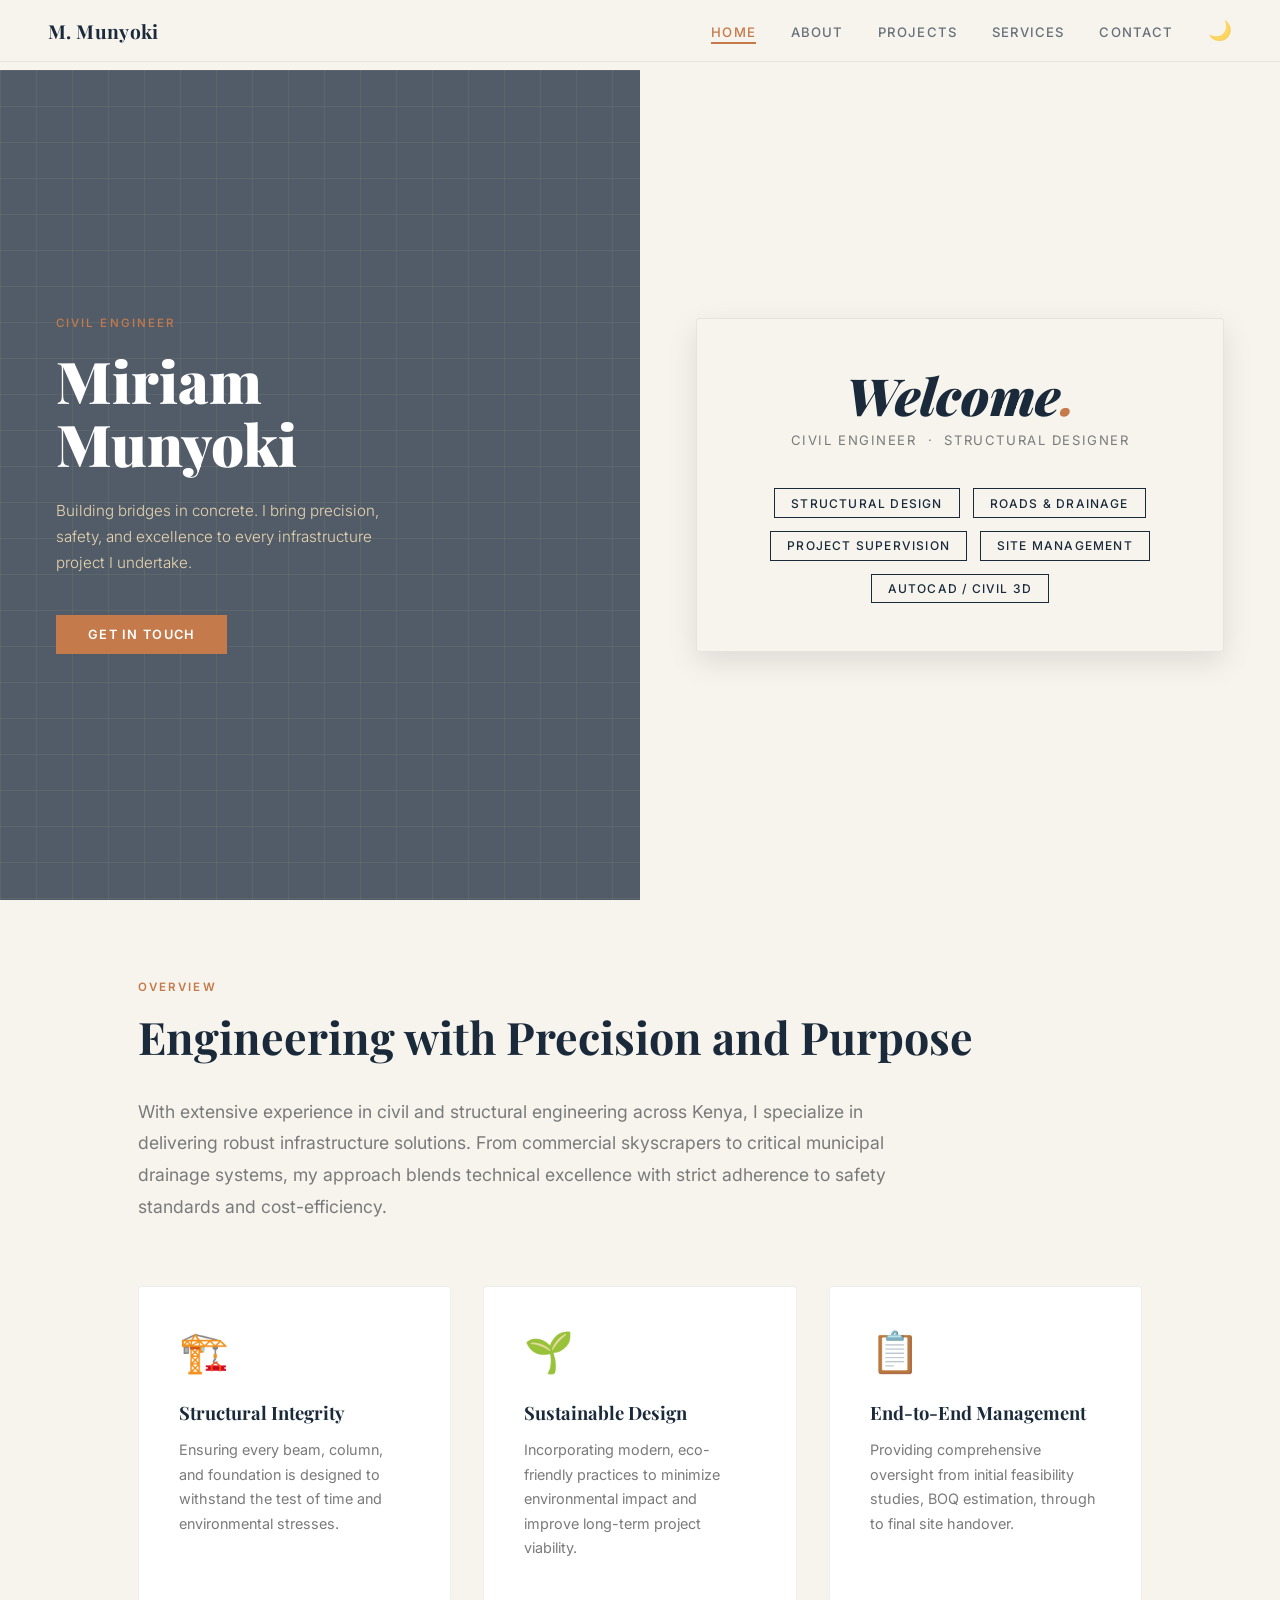
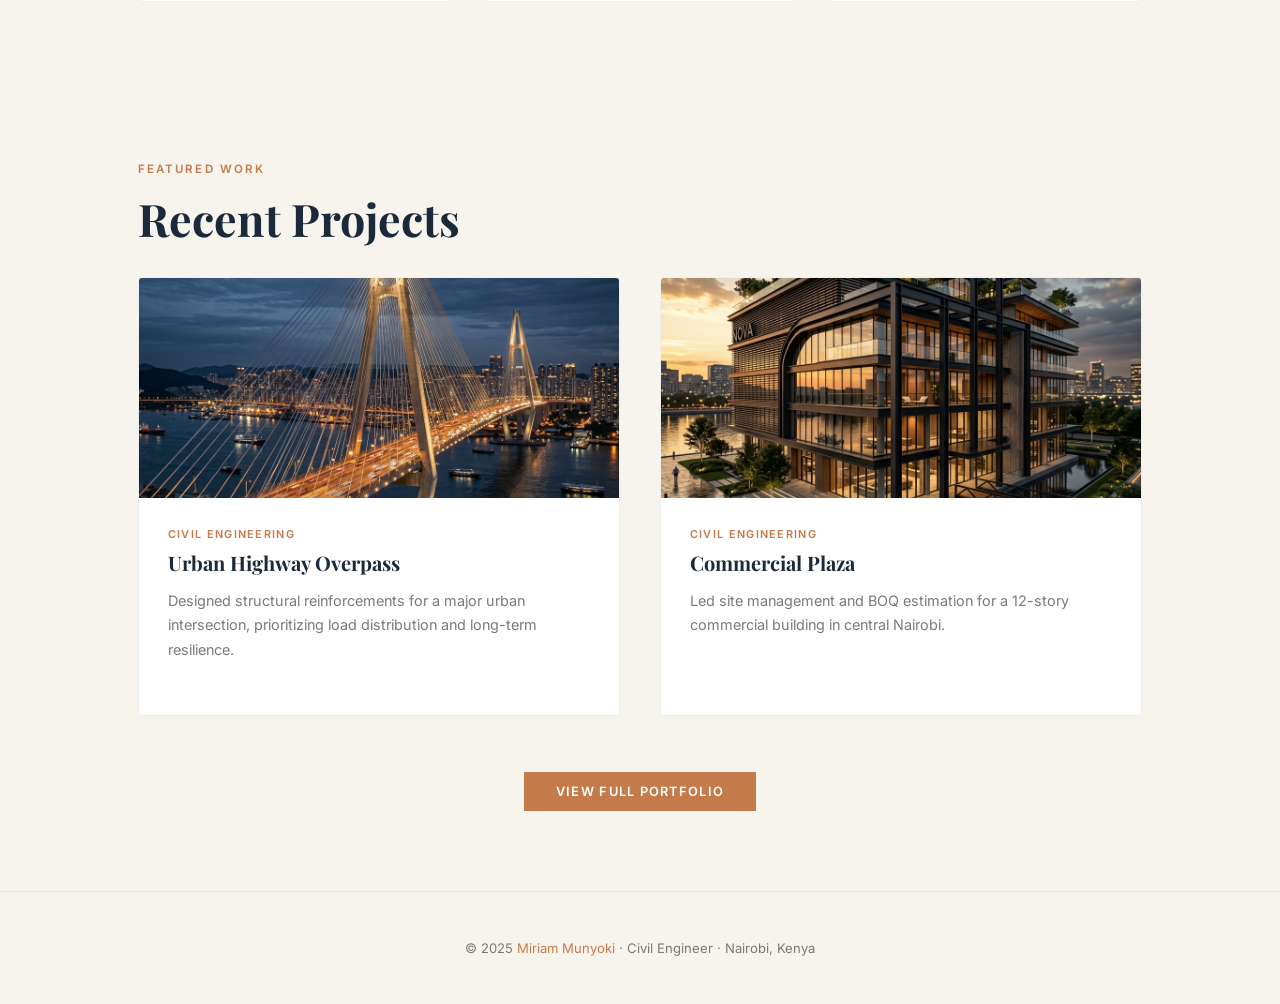
<file: index.html>
<!DOCTYPE html>
<html lang="en">
<head>
<meta charset="UTF-8"/>
<meta name="viewport" content="width=device-width, initial-scale=1.0"/>
<title>Miriam Munyoki — Portfolio | Home</title>
<link href="https://fonts.googleapis.com/css2?family=Playfair+Display:ital,wght@0,400;0,700;0,900;1,400&family=Inter:wght@300;400;500;600&display=swap" rel="stylesheet"/>
<link rel="stylesheet" href="style.css">
</head>
<body>
<nav>
  <a href="index.html" class="nav-logo">M. Munyoki</a>
  <ul class="nav-links">
    <li><a href="index.html">Home</a></li>
    <li><a href="about.html">About</a></li>
    <li><a href="projects.html">Projects</a></li>
    <li><a href="services.html">Services</a></li>
    <li><a href="contact.html">Contact</a></li>
    <li><button id="theme-toggle" class="theme-toggle" title="Toggle dark mode">🌙</button></li>
  </ul>
</nav>

<div class="page-content">
  <div class="hero">
    <div class="hero-bg-slideshow">
      <div class="slide slide-1"></div>
      <div class="slide slide-2"></div>
      <div class="slide slide-3"></div>
    </div>
    <div class="hero-left">
      <div class="hero-left-content">
        <p class="hero-eyebrow">Civil Engineer</p>
        <h1 class="hero-name">Miriam<br/>Munyoki</h1>
        <p class="hero-title">Building bridges in concrete. I bring precision, safety, and excellence to every infrastructure project I undertake.</p>
        <a href="contact.html" class="hero-cta">Get In Touch</a>
      </div>
    </div>
    <div class="hero-right">
      <div class="hero-right-content">
        <p class="swahili-greeting">Welcome<span>.</span></p>
        <p class="swahili-sub">Civil Engineer &nbsp;·&nbsp; Structural Designer</p>
        <div class="lang-badges">
          <span class="badge">Structural Design</span>
          <span class="badge">Roads & Drainage</span>
          <span class="badge">Project Supervision</span>
          <span class="badge">Site Management</span>
          <span class="badge">AutoCAD / Civil 3D</span>
        </div>
      </div>
    </div>
  </div>
  <div class="section">
    <p class="section-label">Overview</p>
    <h2 class="section-title">Engineering with Precision and Purpose</h2>
    <div style="max-width: 800px; margin-bottom: 4rem;">
      <p style="font-size: 1.1rem; line-height: 1.8; color: var(--muted);">With extensive experience in civil and structural engineering across Kenya, I specialize in delivering robust infrastructure solutions. From commercial skyscrapers to critical municipal drainage systems, my approach blends technical excellence with strict adherence to safety standards and cost-efficiency.</p>
    </div>

    <div class="services-grid">
      <div class="service-card">
        <div class="service-icon">🏗️</div>
        <h3 class="service-name">Structural Integrity</h3>
        <p class="service-desc">Ensuring every beam, column, and foundation is designed to withstand the test of time and environmental stresses.</p>
      </div>
      <div class="service-card">
        <div class="service-icon">🌱</div>
        <h3 class="service-name">Sustainable Design</h3>
        <p class="service-desc">Incorporating modern, eco-friendly practices to minimize environmental impact and improve long-term project viability.</p>
      </div>
      <div class="service-card">
        <div class="service-icon">📋</div>
        <h3 class="service-name">End-to-End Management</h3>
        <p class="service-desc">Providing comprehensive oversight from initial feasibility studies, BOQ estimation, through to final site handover.</p>
      </div>
    </div>
  </div>

  <div class="section">
    <p class="section-label">Featured Work</p>
    <h2 class="section-title">Recent Projects</h2>
    <div class="projects-grid">
      <div class="project-card">
        <div class="project-img civil" style="background-image: url('images/hero_bridge.png')"></div>
        <div class="project-body">
          <p class="project-tag">Civil Engineering</p>
          <h3 class="project-name">Urban Highway Overpass</h3>
          <p class="project-desc">Designed structural reinforcements for a major urban intersection, prioritizing load distribution and long-term resilience.</p>
        </div>
      </div>
      <div class="project-card">
        <div class="project-img civil"></div>
        <div class="project-body">
          <p class="project-tag">Civil Engineering</p>
          <h3 class="project-name">Commercial Plaza</h3>
          <p class="project-desc">Led site management and BOQ estimation for a 12-story commercial building in central Nairobi.</p>
        </div>
      </div>
    </div>
    <div style="text-align: center; margin-top: 3.5rem;">
      <a href="projects.html" class="hero-cta" style="margin-top: 0;">View Full Portfolio</a>
    </div>
  </div>
</div>

<footer>
  <p>© 2025 <span>Miriam Munyoki</span> · Civil Engineer · Nairobi, Kenya</p>
</footer>
<script src="script.js"></script>
</body>
</html>
</file>
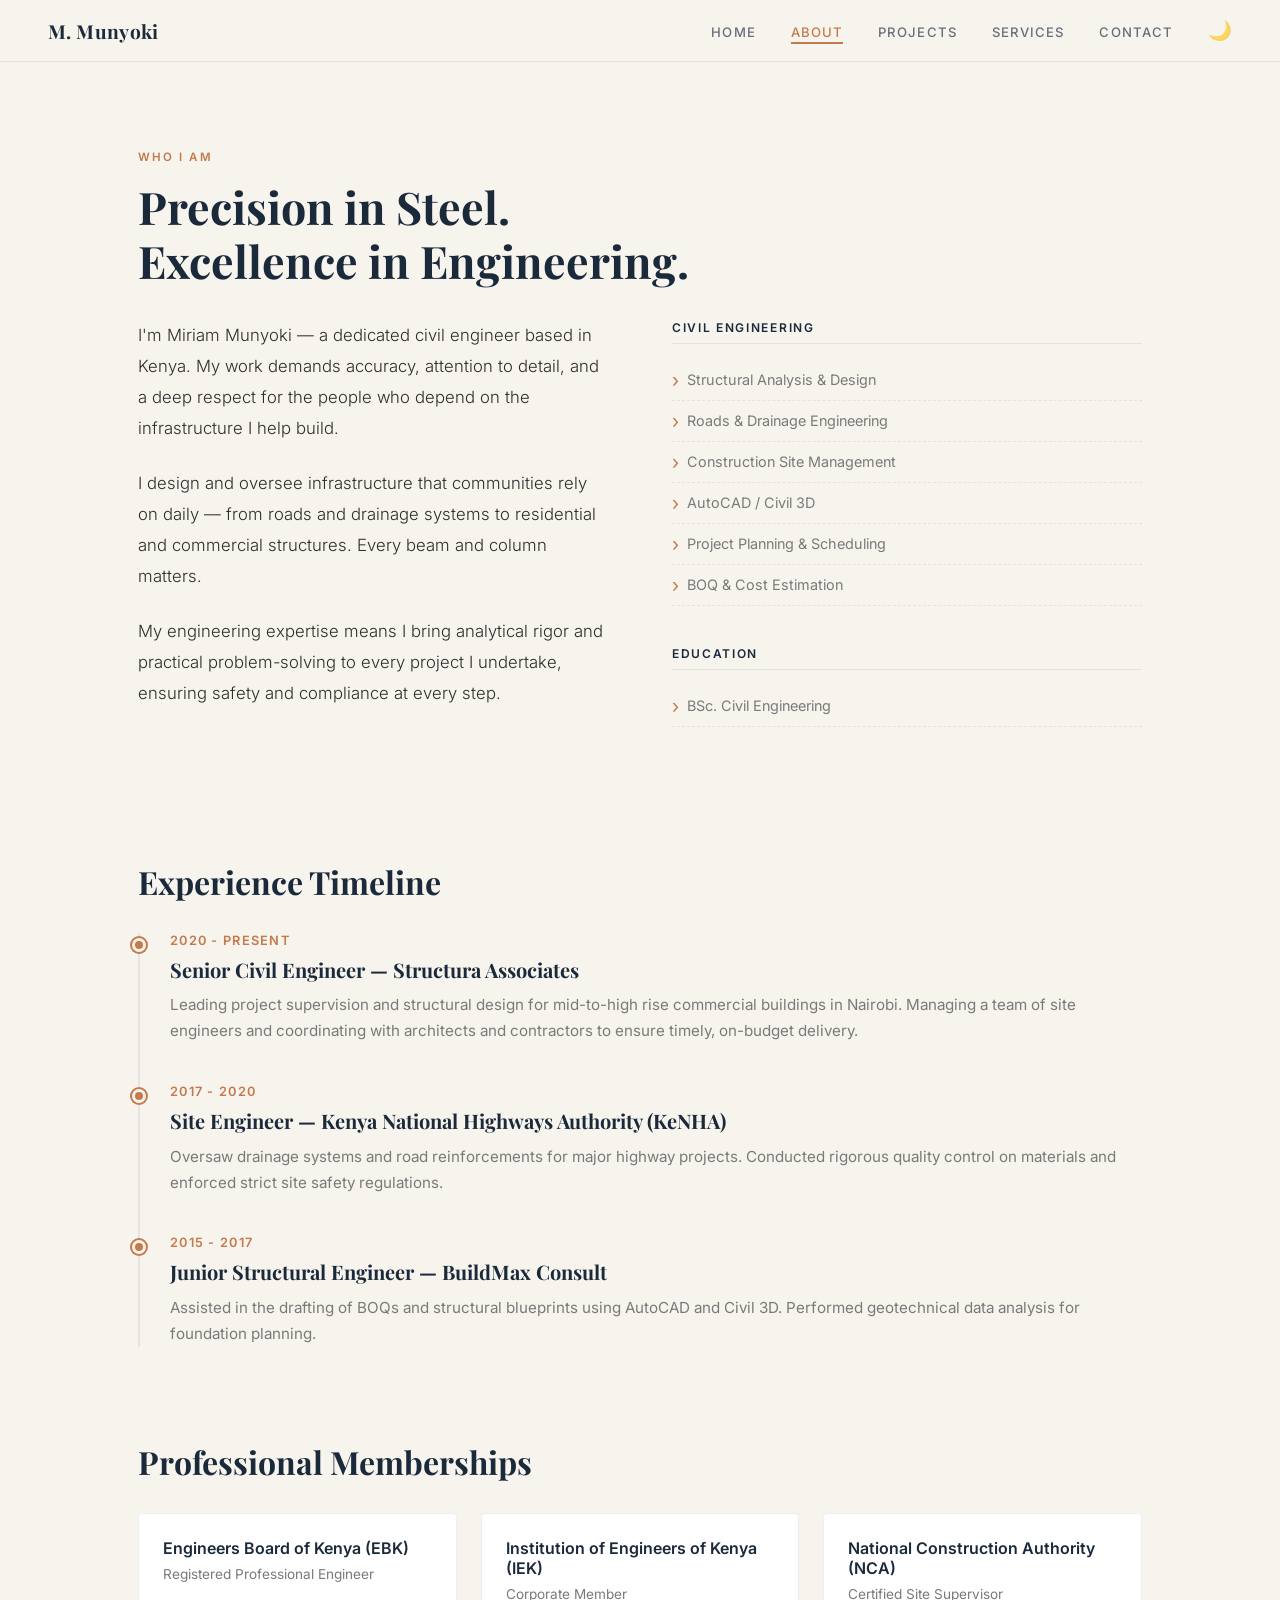
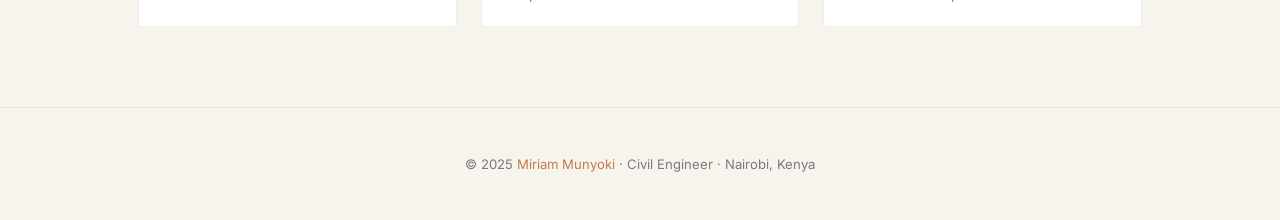
<file: about.html>
<!DOCTYPE html>
<html lang="en">
<head>
<meta charset="UTF-8"/>
<meta name="viewport" content="width=device-width, initial-scale=1.0"/>
<title>Miriam Munyoki — Portfolio | About</title>
<link href="https://fonts.googleapis.com/css2?family=Playfair+Display:ital,wght@0,400;0,700;0,900;1,400&family=Inter:wght@300;400;500;600&display=swap" rel="stylesheet"/>
<link rel="stylesheet" href="style.css">
</head>
<body>
<nav>
  <a href="index.html" class="nav-logo">M. Munyoki</a>
  <ul class="nav-links">
    <li><a href="index.html">Home</a></li>
    <li><a href="about.html">About</a></li>
    <li><a href="projects.html">Projects</a></li>
    <li><a href="services.html">Services</a></li>
    <li><a href="contact.html">Contact</a></li>
    <li><button id="theme-toggle" class="theme-toggle" title="Toggle dark mode">🌙</button></li>
  </ul>
</nav>

<div class="page-content">
  <div class="section">
    <p class="section-label">Who I Am</p>
    <h2 class="section-title">Precision in Steel.<br/>Excellence in Engineering.</h2>
    <div class="about-grid">
      <div class="about-text">
        <p>I'm Miriam Munyoki — a dedicated civil engineer based in Kenya. My work demands accuracy, attention to detail, and a deep respect for the people who depend on the infrastructure I help build.</p>
        <p>I design and oversee infrastructure that communities rely on daily — from roads and drainage systems to residential and commercial structures. Every beam and column matters.</p>
        <p>My engineering expertise means I bring analytical rigor and practical problem-solving to every project I undertake, ensuring safety and compliance at every step.</p>
      </div>
      <div class="about-sidebar">
        <div class="skill-group">
          <p class="skill-group-title">Civil Engineering</p>
          <ul class="skill-list">
            <li>Structural Analysis & Design</li>
            <li>Roads & Drainage Engineering</li>
            <li>Construction Site Management</li>
            <li>AutoCAD / Civil 3D</li>
            <li>Project Planning & Scheduling</li>
            <li>BOQ & Cost Estimation</li>
          </ul>
        </div>
        <div class="skill-group">
          <p class="skill-group-title">Education</p>
          <ul class="skill-list">
            <li>BSc. Civil Engineering</li>
          </ul>
        </div>
      </div>
    </div>

    <div style="margin-top: 6rem;">
      <h3 class="section-title" style="font-size: 2rem;">Experience Timeline</h3>
      <div class="timeline">
        <div class="timeline-item">
          <div class="timeline-dot"></div>
          <p class="timeline-date">2020 - Present</p>
          <h4 class="timeline-title">Senior Civil Engineer — Structura Associates</h4>
          <p class="timeline-desc">Leading project supervision and structural design for mid-to-high rise commercial buildings in Nairobi. Managing a team of site engineers and coordinating with architects and contractors to ensure timely, on-budget delivery.</p>
        </div>
        <div class="timeline-item">
          <div class="timeline-dot"></div>
          <p class="timeline-date">2017 - 2020</p>
          <h4 class="timeline-title">Site Engineer — Kenya National Highways Authority (KeNHA)</h4>
          <p class="timeline-desc">Oversaw drainage systems and road reinforcements for major highway projects. Conducted rigorous quality control on materials and enforced strict site safety regulations.</p>
        </div>
        <div class="timeline-item">
          <div class="timeline-dot"></div>
          <p class="timeline-date">2015 - 2017</p>
          <h4 class="timeline-title">Junior Structural Engineer — BuildMax Consult</h4>
          <p class="timeline-desc">Assisted in the drafting of BOQs and structural blueprints using AutoCAD and Civil 3D. Performed geotechnical data analysis for foundation planning.</p>
        </div>
      </div>
    </div>

    <div style="margin-top: 6rem;">
      <h3 class="section-title" style="font-size: 2rem;">Professional Memberships</h3>
      <div class="cert-grid">
        <div class="cert-card">
          <h4 class="cert-name">Engineers Board of Kenya (EBK)</h4>
          <p class="cert-desc">Registered Professional Engineer</p>
        </div>
        <div class="cert-card">
          <h4 class="cert-name">Institution of Engineers of Kenya (IEK)</h4>
          <p class="cert-desc">Corporate Member</p>
        </div>
        <div class="cert-card">
          <h4 class="cert-name">National Construction Authority (NCA)</h4>
          <p class="cert-desc">Certified Site Supervisor</p>
        </div>
      </div>
    </div>
  </div>
</div>

<footer>
  <p>© 2025 <span>Miriam Munyoki</span> · Civil Engineer · Nairobi, Kenya</p>
</footer>
<script src="script.js"></script>
</body>
</html>
</file>
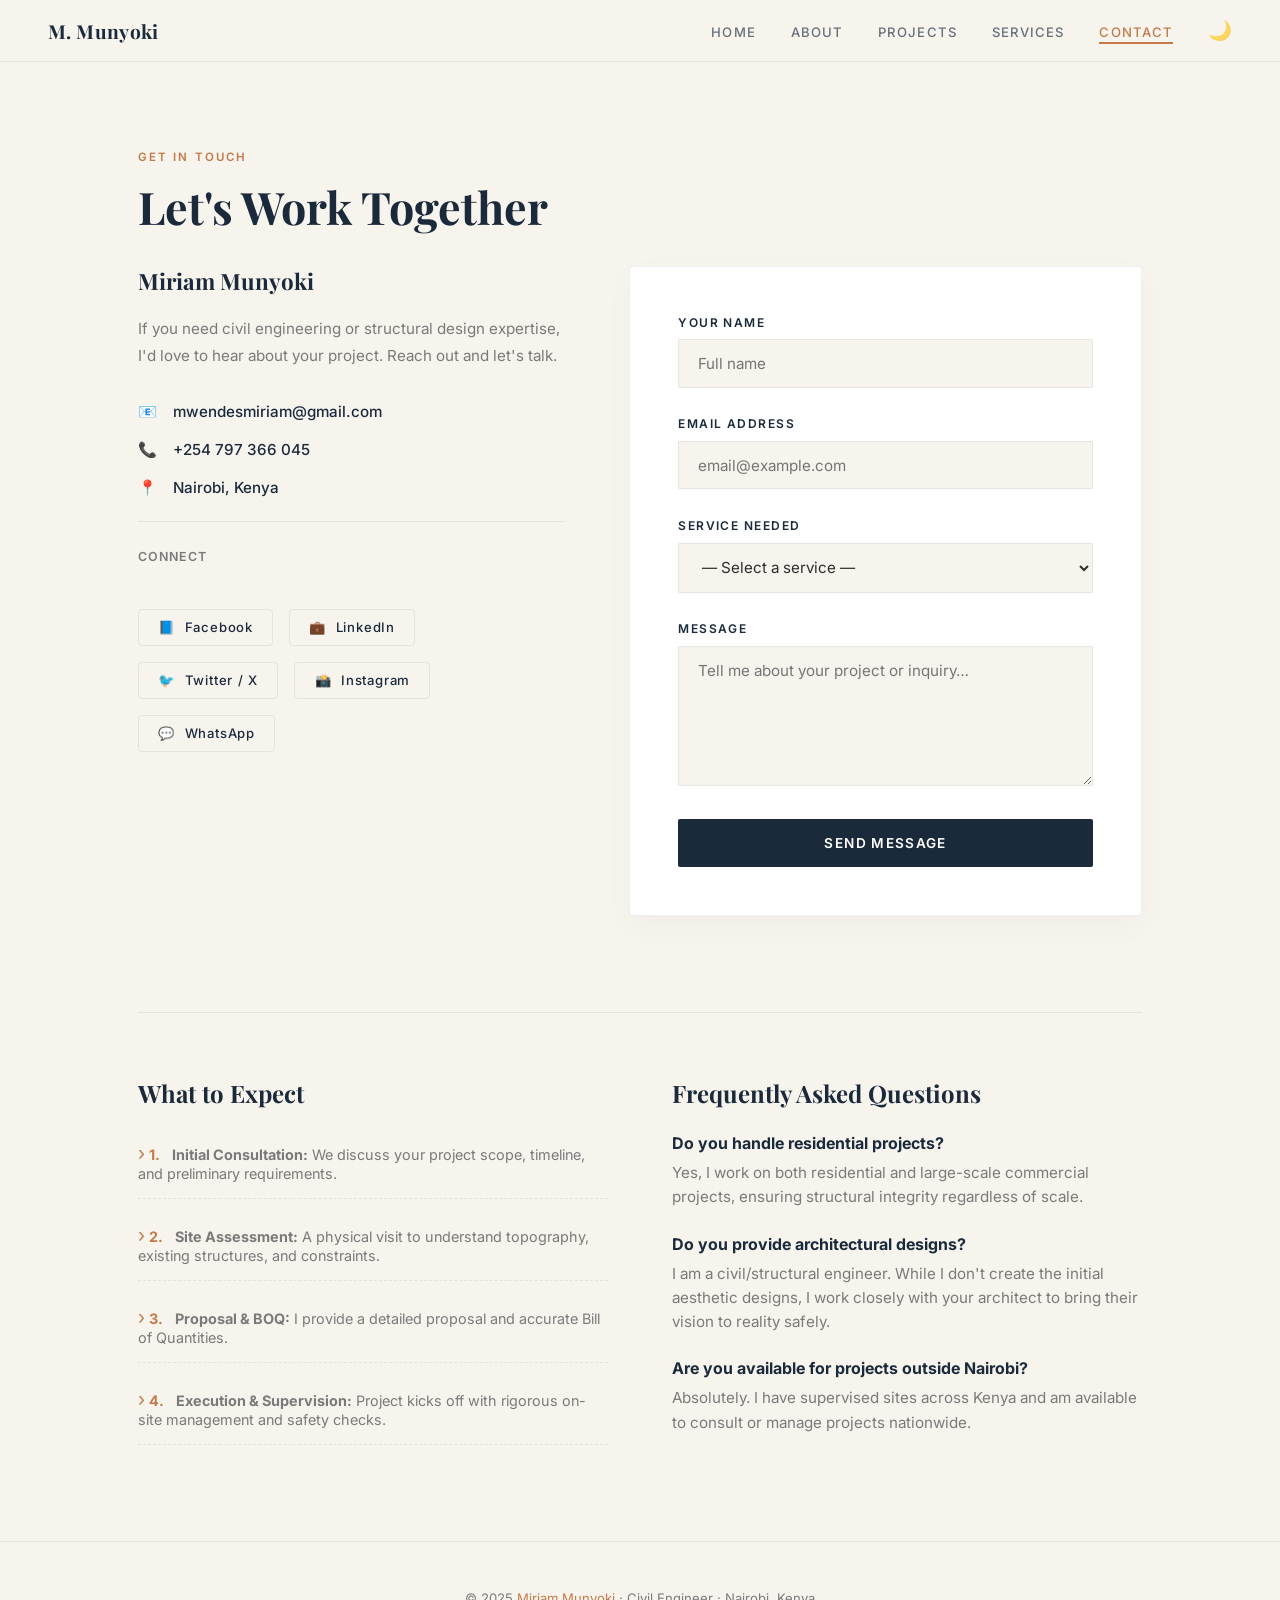
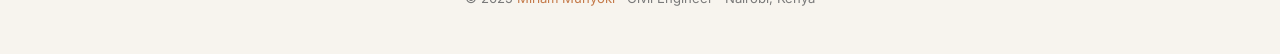
<file: contact.html>
<!DOCTYPE html>
<html lang="en">
<head>
<meta charset="UTF-8"/>
<meta name="viewport" content="width=device-width, initial-scale=1.0"/>
<title>Miriam Munyoki — Portfolio | Contact</title>
<link href="https://fonts.googleapis.com/css2?family=Playfair+Display:ital,wght@0,400;0,700;0,900;1,400&family=Inter:wght@300;400;500;600&display=swap" rel="stylesheet"/>
<link rel="stylesheet" href="style.css">
</head>
<body>
<nav>
  <a href="index.html" class="nav-logo">M. Munyoki</a>
  <ul class="nav-links">
    <li><a href="index.html">Home</a></li>
    <li><a href="about.html">About</a></li>
    <li><a href="projects.html">Projects</a></li>
    <li><a href="services.html">Services</a></li>
    <li><a href="contact.html">Contact</a></li>
    <li><button id="theme-toggle" class="theme-toggle" title="Toggle dark mode">🌙</button></li>
  </ul>
</nav>

<div class="page-content">
  <div class="section">
    <p class="section-label">Get In Touch</p>
    <h2 class="section-title">Let's Work Together</h2>
    <div class="contact-wrap">
      <div class="contact-info">
        <h3>Miriam Munyoki</h3>
        <p>If you need civil engineering or structural design expertise, I'd love to hear about your project. Reach out and let's talk.</p>

        <div class="contact-item">
          <span class="contact-item-icon">📧</span>
          <a href="mailto:mwendesmiriam@gmail.com">mwendesmiriam@gmail.com</a>
        </div>
        <div class="contact-item">
          <span class="contact-item-icon">📞</span>
          <span>+254 797 366 045</span>
        </div>
        <div class="contact-item">
          <span class="contact-item-icon">📍</span>
          <span>Nairobi, Kenya</span>
        </div>

        <div class="divider"></div>

        <p style="font-size:0.78rem;color:var(--muted);margin-bottom:0.8rem;letter-spacing:0.08em;text-transform:uppercase;font-weight:600;">Connect</p>
        <div class="social-links">
          <a href="#YOUR_FACEBOOK_URL" class="social-link" target="_blank">
            <span>📘</span> Facebook
          </a>
          <a href="#YOUR_LINKEDIN_URL" class="social-link" target="_blank">
            <span>💼</span> LinkedIn
          </a>
          <a href="#YOUR_TWITTER_URL" class="social-link" target="_blank">
            <span>🐦</span> Twitter / X
          </a>
          <a href="#YOUR_INSTAGRAM_URL" class="social-link" target="_blank">
            <span>📸</span> Instagram
          </a>
          <a href="#YOUR_WHATSAPP_URL" class="social-link" target="_blank">
            <span>💬</span> WhatsApp
          </a>
        </div>
      </div>

      <div class="contact-form">
        <div class="form-group">
          <label>Your Name</label>
          <input type="text" placeholder="Full name"/>
        </div>
        <div class="form-group">
          <label>Email Address</label>
          <input type="email" placeholder="email@example.com"/>
        </div>
        <div class="form-group">
          <label>Service Needed</label>
          <select>
            <option value="">— Select a service —</option>
            <option>Civil Engineering / Structural Design</option>
            <option>Roads & Drainage</option>
            <option>Project Supervision</option>
            <option>Other</option>
          </select>
        </div>
        <div class="form-group">
          <label>Message</label>
          <textarea placeholder="Tell me about your project or inquiry…"></textarea>
        </div>
        <button class="submit-btn">Send Message</button>
      </div>
    </div>

    <div style="margin-top: 6rem; border-top: 1px solid var(--border); padding-top: 4rem;">
      <div style="display: grid; grid-template-columns: repeat(auto-fit, minmax(300px, 1fr)); gap: 4rem;">
        <div>
          <h3 style="font-family: 'Playfair Display', serif; font-size: 1.5rem; color: var(--slate); margin-bottom: 1.5rem;">What to Expect</h3>
          <ul class="skill-list" style="margin-left: 0; padding-left: 0;">
            <li style="display: block; margin-bottom: 1rem; padding-bottom: 1rem;">
              <span style="color: var(--terra); font-weight: bold; margin-right: 0.5rem;">1.</span> 
              <strong>Initial Consultation:</strong> We discuss your project scope, timeline, and preliminary requirements.
            </li>
            <li style="display: block; margin-bottom: 1rem; padding-bottom: 1rem;">
              <span style="color: var(--terra); font-weight: bold; margin-right: 0.5rem;">2.</span> 
              <strong>Site Assessment:</strong> A physical visit to understand topography, existing structures, and constraints.
            </li>
            <li style="display: block; margin-bottom: 1rem; padding-bottom: 1rem;">
              <span style="color: var(--terra); font-weight: bold; margin-right: 0.5rem;">3.</span> 
              <strong>Proposal & BOQ:</strong> I provide a detailed proposal and accurate Bill of Quantities.
            </li>
            <li style="display: block; margin-bottom: 1rem; padding-bottom: 1rem;">
              <span style="color: var(--terra); font-weight: bold; margin-right: 0.5rem;">4.</span> 
              <strong>Execution & Supervision:</strong> Project kicks off with rigorous on-site management and safety checks.
            </li>
          </ul>
        </div>
        <div>
          <h3 style="font-family: 'Playfair Display', serif; font-size: 1.5rem; color: var(--slate); margin-bottom: 1.5rem;">Frequently Asked Questions</h3>
          <div style="margin-bottom: 1.5rem;">
            <h4 style="font-size: 1rem; color: var(--slate); margin-bottom: 0.5rem;">Do you handle residential projects?</h4>
            <p style="font-size: 0.95rem; color: var(--muted); line-height: 1.6;">Yes, I work on both residential and large-scale commercial projects, ensuring structural integrity regardless of scale.</p>
          </div>
          <div style="margin-bottom: 1.5rem;">
            <h4 style="font-size: 1rem; color: var(--slate); margin-bottom: 0.5rem;">Do you provide architectural designs?</h4>
            <p style="font-size: 0.95rem; color: var(--muted); line-height: 1.6;">I am a civil/structural engineer. While I don't create the initial aesthetic designs, I work closely with your architect to bring their vision to reality safely.</p>
          </div>
          <div style="margin-bottom: 1.5rem;">
            <h4 style="font-size: 1rem; color: var(--slate); margin-bottom: 0.5rem;">Are you available for projects outside Nairobi?</h4>
            <p style="font-size: 0.95rem; color: var(--muted); line-height: 1.6;">Absolutely. I have supervised sites across Kenya and am available to consult or manage projects nationwide.</p>
          </div>
        </div>
      </div>
    </div>
  </div>
</div>

<footer>
  <p>© 2025 <span>Miriam Munyoki</span> · Civil Engineer · Nairobi, Kenya</p>
</footer>
<script src="script.js"></script>
</body>
</html>
</file>
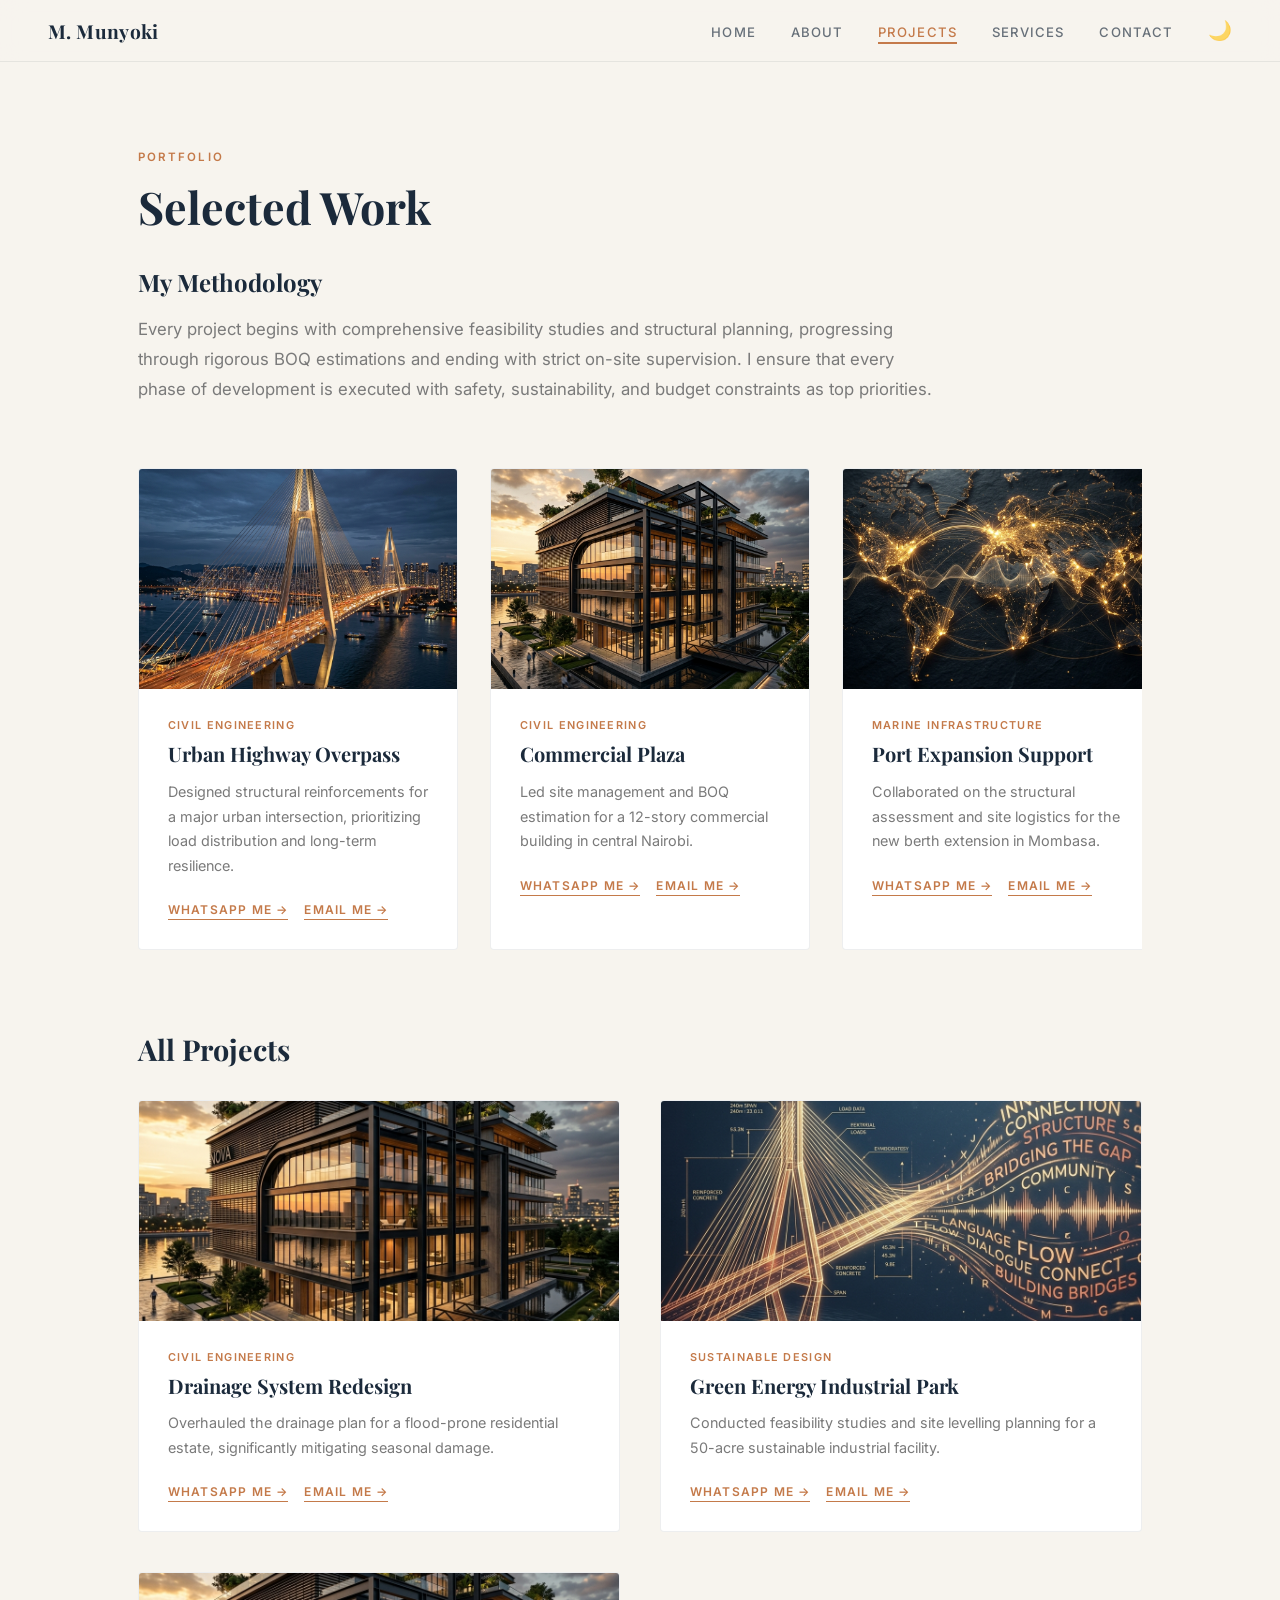
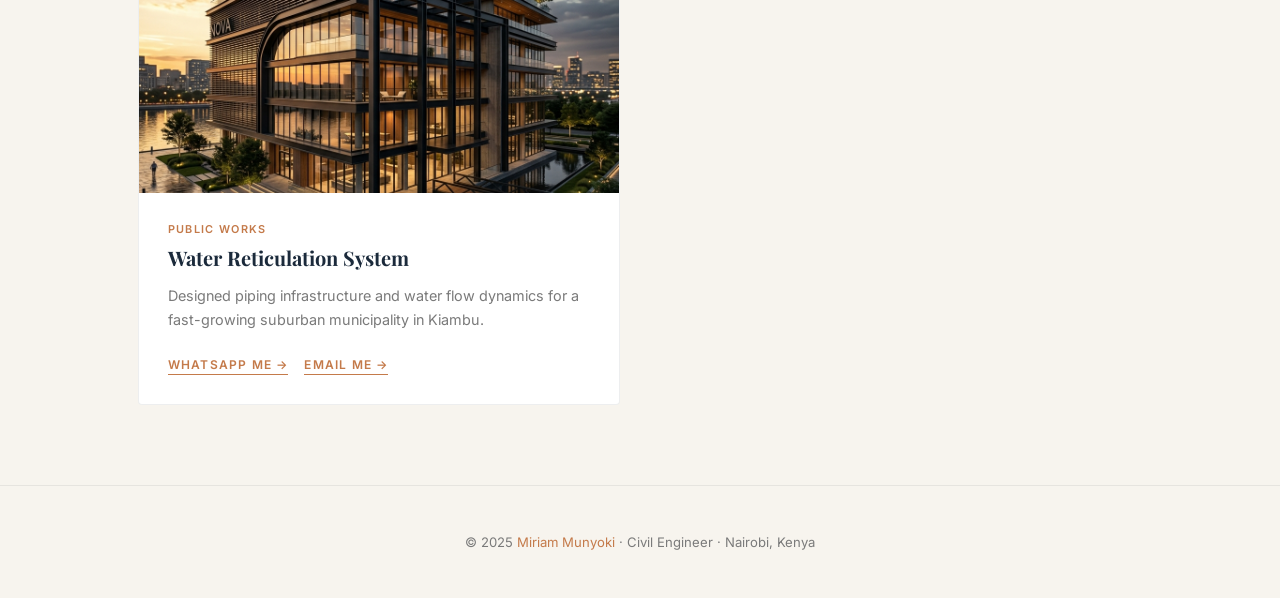
<file: projects.html>
<!DOCTYPE html>
<html lang="en">
<head>
<meta charset="UTF-8"/>
<meta name="viewport" content="width=device-width, initial-scale=1.0"/>
<title>Miriam Munyoki — Portfolio | Projects</title>
<link href="https://fonts.googleapis.com/css2?family=Playfair+Display:ital,wght@0,400;0,700;0,900;1,400&family=Inter:wght@300;400;500;600&display=swap" rel="stylesheet"/>
<link rel="stylesheet" href="style.css">
</head>
<body>
<nav>
  <a href="index.html" class="nav-logo">M. Munyoki</a>
  <ul class="nav-links">
    <li><a href="index.html">Home</a></li>
    <li><a href="about.html">About</a></li>
    <li><a href="projects.html">Projects</a></li>
    <li><a href="services.html">Services</a></li>
    <li><a href="contact.html">Contact</a></li>
    <li><button id="theme-toggle" class="theme-toggle" title="Toggle dark mode">🌙</button></li>
  </ul>
</nav>

<div class="page-content">
  <div class="section">
    <p class="section-label">Portfolio</p>
    <h2 class="section-title">Selected Work</h2>
    
    <!-- Project Methodology Section -->
    <div style="margin-bottom: 4rem; max-width: 800px;">
      <h3 style="font-size: 1.5rem; font-family: 'Playfair Display', serif; color: var(--slate); margin-bottom: 1rem;">My Methodology</h3>
      <p style="font-size: 1.05rem; line-height: 1.8; color: var(--muted);">Every project begins with comprehensive feasibility studies and structural planning, progressing through rigorous BOQ estimations and ending with strict on-site supervision. I ensure that every phase of development is executed with safety, sustainability, and budget constraints as top priorities.</p>
    </div>
    
    <!-- Optional simple horizontal scrolling carousel for modern look -->
    <div class="carousel-wrapper">
      <div class="carousel-track">
        
        <div class="project-card" style="min-width: 320px;">
          <div class="project-img civil" style="background-image: url('images/hero_bridge.png')"></div>
          <div class="project-body">
            <p class="project-tag">Civil Engineering</p>
            <h3 class="project-name">Urban Highway Overpass</h3>
            <p class="project-desc">Designed structural reinforcements for a major urban intersection, prioritizing load distribution and long-term resilience.</p>
            <div style="display: flex; gap: 1rem; flex-wrap: wrap;">
              <a href="https://wa.me/254797366045" class="project-link" target="_blank">WhatsApp Me →</a>
              <a href="mailto:mwendesmiriam@gmail.com" class="project-link">Email Me →</a>
            </div>
          </div>
        </div>

        <div class="project-card" style="min-width: 320px;">
          <div class="project-img civil"></div>
          <div class="project-body">
            <p class="project-tag">Civil Engineering</p>
            <h3 class="project-name">Commercial Plaza</h3>
            <p class="project-desc">Led site management and BOQ estimation for a 12-story commercial building in central Nairobi.</p>
            <div style="display: flex; gap: 1rem; flex-wrap: wrap;">
              <a href="https://wa.me/254797366045" class="project-link" target="_blank">WhatsApp Me →</a>
              <a href="mailto:mwendesmiriam@gmail.com" class="project-link">Email Me →</a>
            </div>
          </div>
        </div>

        <div class="project-card" style="min-width: 320px;">
          <div class="project-img civil" style="background-image: url('images/hero_globe.png')"></div>
          <div class="project-body">
            <p class="project-tag">Marine Infrastructure</p>
            <h3 class="project-name">Port Expansion Support</h3>
            <p class="project-desc">Collaborated on the structural assessment and site logistics for the new berth extension in Mombasa.</p>
            <div style="display: flex; gap: 1rem; flex-wrap: wrap;">
              <a href="https://wa.me/254797366045" class="project-link" target="_blank">WhatsApp Me →</a>
              <a href="mailto:mwendesmiriam@gmail.com" class="project-link">Email Me →</a>
            </div>
          </div>
        </div>

      </div>
    </div>

    <!-- Regular Grid -->
    <div style="margin-top: 5rem;">
      <h3 style="font-family: 'Playfair Display', serif; font-size: 1.8rem; margin-bottom: 2rem; color: var(--slate);">All Projects</h3>
      <div class="projects-grid">
        
        <div class="project-card">
          <div class="project-img civil"></div>
          <div class="project-body">
            <p class="project-tag">Civil Engineering</p>
            <h3 class="project-name">Drainage System Redesign</h3>
            <p class="project-desc">Overhauled the drainage plan for a flood-prone residential estate, significantly mitigating seasonal damage.</p>
            <div style="display: flex; gap: 1rem; flex-wrap: wrap;">
              <a href="https://wa.me/254797366045" class="project-link" target="_blank">WhatsApp Me →</a>
              <a href="mailto:mwendesmiriam@gmail.com" class="project-link">Email Me →</a>
            </div>
          </div>
        </div>

        <div class="project-card">
          <div class="project-img civil" style="background-image: url('images/hero.png')"></div>
          <div class="project-body">
            <p class="project-tag">Sustainable Design</p>
            <h3 class="project-name">Green Energy Industrial Park</h3>
            <p class="project-desc">Conducted feasibility studies and site levelling planning for a 50-acre sustainable industrial facility.</p>
            <div style="display: flex; gap: 1rem; flex-wrap: wrap;">
              <a href="https://wa.me/254797366045" class="project-link" target="_blank">WhatsApp Me →</a>
              <a href="mailto:mwendesmiriam@gmail.com" class="project-link">Email Me →</a>
            </div>
          </div>
        </div>

        <div class="project-card">
          <div class="project-img civil"></div>
          <div class="project-body">
            <p class="project-tag">Public Works</p>
            <h3 class="project-name">Water Reticulation System</h3>
            <p class="project-desc">Designed piping infrastructure and water flow dynamics for a fast-growing suburban municipality in Kiambu.</p>
            <div style="display: flex; gap: 1rem; flex-wrap: wrap;">
              <a href="https://wa.me/254797366045" class="project-link" target="_blank">WhatsApp Me →</a>
              <a href="mailto:mwendesmiriam@gmail.com" class="project-link">Email Me →</a>
            </div>
          </div>
        </div>

      </div>
    </div>
  </div>
</div>

<footer>
  <p>© 2025 <span>Miriam Munyoki</span> · Civil Engineer · Nairobi, Kenya</p>
</footer>
<script src="script.js"></script>
</body>
</html>
</file>
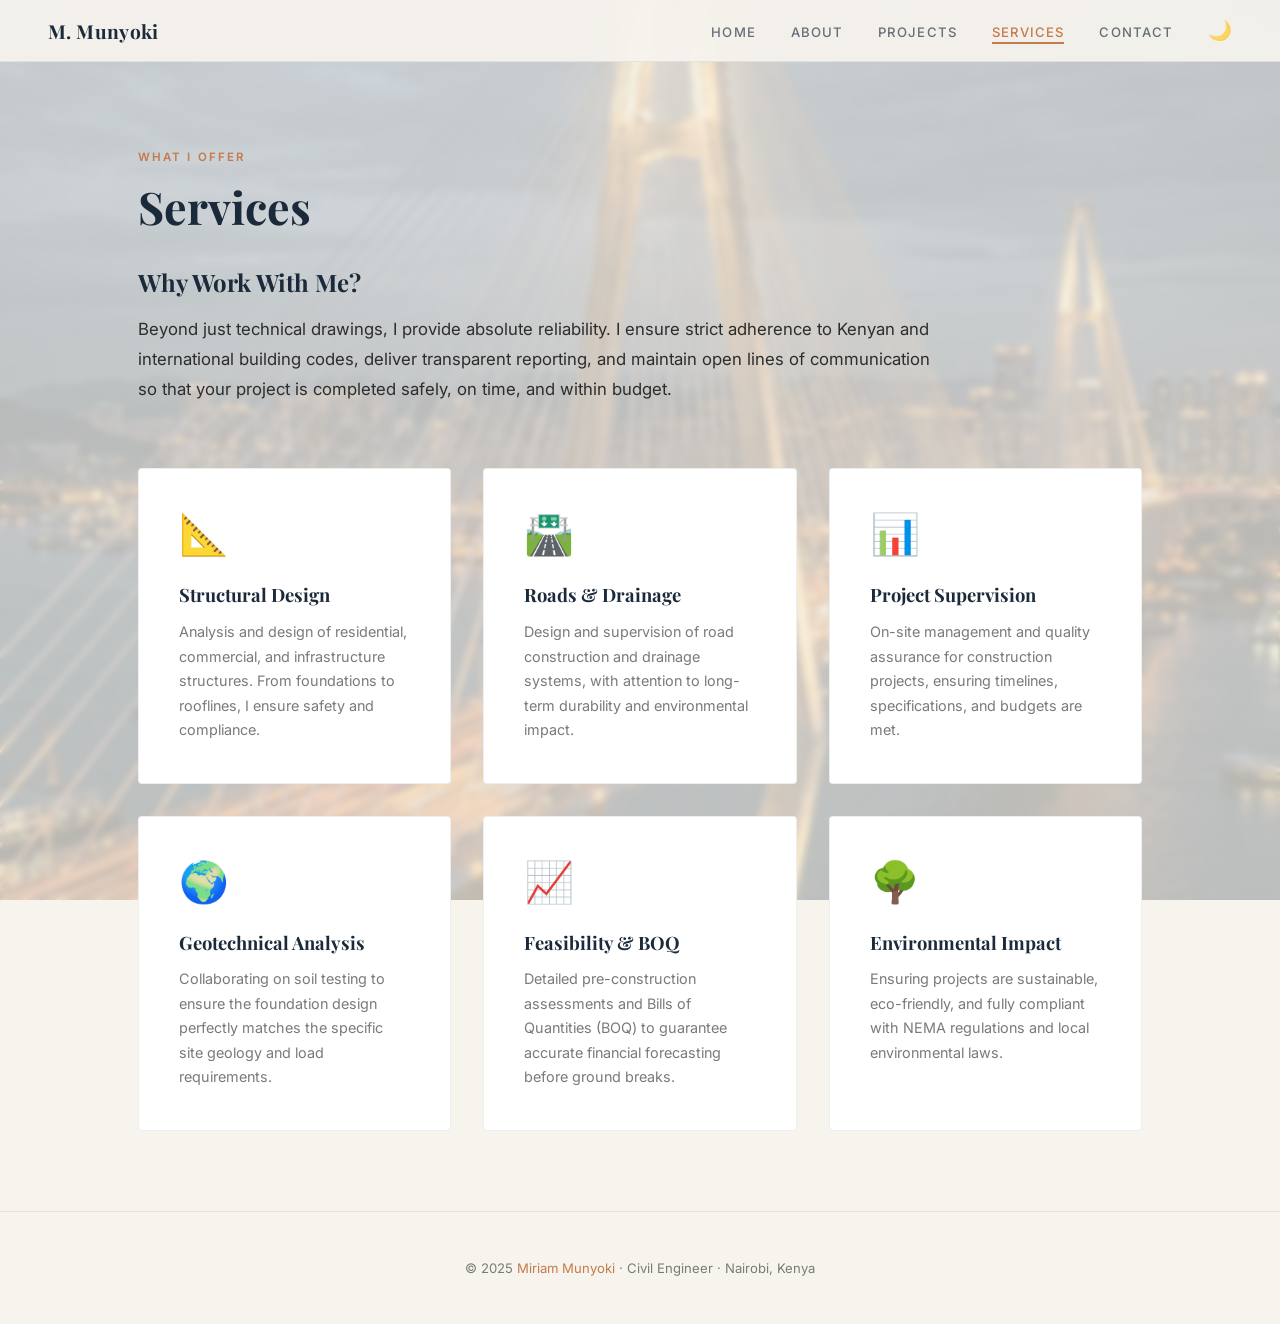
<file: services.html>
<!DOCTYPE html>
<html lang="en">
<head>
<meta charset="UTF-8"/>
<meta name="viewport" content="width=device-width, initial-scale=1.0"/>
<title>Miriam Munyoki — Portfolio | Services</title>
<link href="https://fonts.googleapis.com/css2?family=Playfair+Display:ital,wght@0,400;0,700;0,900;1,400&family=Inter:wght@300;400;500;600&display=swap" rel="stylesheet"/>
<link rel="stylesheet" href="style.css">
</head>
<body>
<nav>
  <a href="index.html" class="nav-logo">M. Munyoki</a>
  <ul class="nav-links">
    <li><a href="index.html">Home</a></li>
    <li><a href="about.html">About</a></li>
    <li><a href="projects.html">Projects</a></li>
    <li><a href="services.html">Services</a></li>
    <li><a href="contact.html">Contact</a></li>
    <li><button id="theme-toggle" class="theme-toggle" title="Toggle dark mode">🌙</button></li>
  </ul>
</nav>

<div class="page-content services-page">
  <div class="services-bg">
    <div class="services-bg-img"></div>
    <div class="services-bg-overlay"></div>
  </div>
  <div class="section" style="position: relative; z-index: 2;">
    <p class="section-label">What I Offer</p>
    <h2 class="section-title">Services</h2>

    <div style="margin-bottom: 4rem; max-width: 800px;">
      <h3 style="font-size: 1.5rem; font-family: 'Playfair Display', serif; color: var(--slate); margin-bottom: 1rem;">Why Work With Me?</h3>
      <p style="font-size: 1.05rem; line-height: 1.8; color: var(--text); font-weight: 400;">Beyond just technical drawings, I provide absolute reliability. I ensure strict adherence to Kenyan and international building codes, deliver transparent reporting, and maintain open lines of communication so that your project is completed safely, on time, and within budget.</p>
    </div>

    <div class="services-grid">

      <div class="service-card">
        <div class="service-icon">📐</div>
        <h3 class="service-name">Structural Design</h3>
        <p class="service-desc">Analysis and design of residential, commercial, and infrastructure structures. From foundations to rooflines, I ensure safety and compliance.</p>
      </div>

      <div class="service-card">
        <div class="service-icon">🛣️</div>
        <h3 class="service-name">Roads & Drainage</h3>
        <p class="service-desc">Design and supervision of road construction and drainage systems, with attention to long-term durability and environmental impact.</p>
      </div>

      <div class="service-card">
        <div class="service-icon">📊</div>
        <h3 class="service-name">Project Supervision</h3>
        <p class="service-desc">On-site management and quality assurance for construction projects, ensuring timelines, specifications, and budgets are met.</p>
      </div>

      <div class="service-card">
        <div class="service-icon">🌍</div>
        <h3 class="service-name">Geotechnical Analysis</h3>
        <p class="service-desc">Collaborating on soil testing to ensure the foundation design perfectly matches the specific site geology and load requirements.</p>
      </div>

      <div class="service-card">
        <div class="service-icon">📈</div>
        <h3 class="service-name">Feasibility & BOQ</h3>
        <p class="service-desc">Detailed pre-construction assessments and Bills of Quantities (BOQ) to guarantee accurate financial forecasting before ground breaks.</p>
      </div>

      <div class="service-card">
        <div class="service-icon">🌳</div>
        <h3 class="service-name">Environmental Impact</h3>
        <p class="service-desc">Ensuring projects are sustainable, eco-friendly, and fully compliant with NEMA regulations and local environmental laws.</p>
      </div>

    </div>
  </div>
</div>

<footer>
  <p>© 2025 <span>Miriam Munyoki</span> · Civil Engineer · Nairobi, Kenya</p>
</footer>
<script src="script.js"></script>
</body>
</html>
</file>
<file: style.css>
:root {
  /* Light Theme Variables */
  --slate-light:    #1B2A3B;
  --sand-light:     #E8D5B0;
  --terra-light:    #C47A4A;
  --bg-light:       #F7F4EE;
  --text-light:     #2D2D2D;
  --muted-light:    #7A7A7A;
  --white-light:    #FFFFFF;
  --glass-light:    rgba(247, 244, 238, 0.92);
  --border-light:   rgba(27, 42, 59, 0.08);

  /* Dark Theme Variables */
  --slate-dark:     #E2E8F0;
  --sand-dark:      #2A3A4A;
  --terra-dark:     #D98852;
  --bg-dark:        #0F172A;
  --text-dark:      #F8FAFC;
  --muted-dark:     #94A3B8;
  --white-dark:     #1E293B;
  --glass-dark:     rgba(15, 23, 42, 0.85);
  --border-dark:    rgba(226, 232, 240, 0.08);

  /* Default (Light) */
  --slate: var(--slate-light);
  --sand: var(--sand-light);
  --terra: var(--terra-light);
  --bg: var(--bg-light);
  --text: var(--text-light);
  --muted: var(--muted-light);
  --white: var(--white-light);
  --glass: var(--glass-light);
  --border: var(--border-light);
}

body.dark-mode {
  --slate: var(--slate-dark);
  --sand: var(--sand-dark);
  --terra: var(--terra-dark);
  --bg: var(--bg-dark);
  --text: var(--text-dark);
  --muted: var(--muted-dark);
  --white: var(--white-dark);
  --glass: var(--glass-dark);
  --border: var(--border-dark);
}

*, *::before, *::after { box-sizing: border-box; margin: 0; padding: 0; }

body {
  font-family: 'Inter', sans-serif;
  background: var(--bg);
  color: var(--text);
  overflow-x: hidden;
  transition: background 0.4s ease, color 0.4s ease;
}

/* ── NAV ── */
nav {
  position: fixed; top: 0; left: 0; width: 100%;
  z-index: 100;
  display: flex; align-items: center; justify-content: space-between;
  padding: 1.1rem 3rem;
  background: var(--glass);
  backdrop-filter: blur(12px);
  border-bottom: 1px solid var(--border);
  transition: background 0.4s ease, border-color 0.4s ease;
}
.nav-logo {
  font-family: 'Playfair Display', serif;
  font-size: 1.2rem; font-weight: 700;
  color: var(--slate); letter-spacing: 0.02em;
  text-decoration: none;
}
.nav-links { display: flex; gap: 2.2rem; list-style: none; align-items: center; }
.nav-links a {
  font-size: 0.82rem; font-weight: 500; letter-spacing: 0.08em;
  text-transform: uppercase; text-decoration: none;
  color: var(--slate); opacity: 0.65;
  transition: opacity 0.3s, color 0.3s;
  cursor: pointer;
  position: relative;
}
.nav-links a::after {
  content: '';
  position: absolute; width: 0; height: 2px;
  bottom: -4px; left: 0;
  background-color: var(--terra);
  transition: width 0.3s ease;
}
.nav-links a:hover, .nav-links a.active { opacity: 1; color: var(--terra); }
.nav-links a.active::after { width: 100%; }

.theme-toggle {
  background: none; border: none; cursor: pointer;
  color: var(--slate); font-size: 1.2rem;
  opacity: 0.7; transition: opacity 0.3s, transform 0.3s;
  display: flex; align-items: center; justify-content: center;
}
.theme-toggle:hover { opacity: 1; transform: scale(1.1); }

/* ── PAGE SYSTEM (Page transitions) ── */
.page-content {
  padding-top: 70px; min-height: 100vh;
  animation: fadeIn 0.8s ease forwards;
}
@keyframes fadeIn {
  from { opacity: 0; transform: translateY(15px); }
  to { opacity: 1; transform: translateY(0); }
}

/* ── HERO ── */
.hero {
  display: grid; grid-template-columns: 1fr 1fr;
  min-height: calc(100vh - 70px);
  position: relative; overflow: hidden;
}
.hero-bg-slideshow {
  position: absolute; top: 0; left: 0; width: 100%; height: 100%;
  z-index: 0;
}
.hero-bg-slideshow .slide {
  position: absolute; inset: 0;
  background-size: cover; background-position: center;
  opacity: 0;
  animation: slideFade 15s infinite ease-in-out;
}
.hero-bg-slideshow .slide-1 { background-image: url('images/hero.png'); animation-delay: 0s; }
.hero-bg-slideshow .slide-2 { background-image: url('images/hero_bridge.png'); animation-delay: 5s; }
.hero-bg-slideshow .slide-3 { background-image: url('images/hero_globe.png'); animation-delay: 10s; }
@keyframes slideFade {
  0% { opacity: 0; transform: scale(1.05); }
  5% { opacity: 0.6; }
  33% { opacity: 0.6; transform: scale(1); }
  38% { opacity: 0; }
  100% { opacity: 0; }
}

.hero-left {
  background: rgba(27, 42, 59, 0.75); /* Semi-transparent glass */
  backdrop-filter: blur(10px);
  position: relative; z-index: 1; /* Above slideshow */
  display: flex; flex-direction: column;
  justify-content: center; padding: 4rem 3.5rem;
}
body.dark-mode .hero-left { background: rgba(8, 12, 22, 0.85); }

.hero-left::before {
  content: '';
  position: absolute; inset: 0;
  background-image:
    linear-gradient(rgba(232,213,176,0.07) 1px, transparent 1px),
    linear-gradient(90deg, rgba(232,213,176,0.07) 1px, transparent 1px);
  background-size: 36px 36px;
}
.hero-left-content { position: relative; z-index: 2; animation: slideRight 1s ease forwards; }
@keyframes slideRight {
  from { opacity: 0; transform: translateX(-30px); }
  to { opacity: 1; transform: translateX(0); }
}

.hero-eyebrow {
  font-size: 0.72rem; letter-spacing: 0.18em; text-transform: uppercase;
  color: var(--terra); margin-bottom: 1.2rem; font-weight: 500;
}
.hero-name {
  font-family: 'Playfair Display', serif;
  font-size: clamp(2.4rem, 4.5vw, 3.6rem);
  font-weight: 900; line-height: 1.1;
  color: #fff; margin-bottom: 1.4rem;
}
.hero-title {
  font-size: 0.95rem; color: var(--sand-light); line-height: 1.7;
  font-weight: 300; max-width: 340px;
}
.hero-cta {
  margin-top: 2.5rem;
  display: inline-block; padding: 0.75rem 2rem;
  background: var(--terra); color: #fff;
  font-size: 0.8rem; font-weight: 600; letter-spacing: 0.1em; text-transform: uppercase;
  text-decoration: none; border: none; cursor: pointer;
  transition: background 0.3s, transform 0.2s;
}
.hero-cta:hover { background: #a8623a; transform: translateY(-2px); }

.hero-right {
  display: flex; flex-direction: column;
  justify-content: center; align-items: center;
  padding: 4rem 3.5rem; text-align: center;
  position: relative; z-index: 1;
}
.hero-right-content {
  position: relative; z-index: 2;
  background: var(--glass);
  padding: 3rem; border-radius: 4px;
  backdrop-filter: blur(8px); border: 1px solid var(--border);
  box-shadow: 0 10px 30px rgba(0,0,0,0.1);
  animation: slideLeft 1s ease forwards 0.2s; opacity: 0;
}
@keyframes slideLeft {
  from { opacity: 0; transform: translateX(30px); }
  to { opacity: 1; transform: translateX(0); }
}

.swahili-greeting {
  font-family: 'Playfair Display', serif;
  font-size: clamp(2.4rem, 4vw, 3.5rem);
  font-weight: 900; font-style: italic;
  color: var(--slate); line-height: 1.1;
  margin-bottom: 0.6rem;
}
.swahili-greeting span { color: var(--terra); }
.swahili-sub {
  font-size: 0.82rem; letter-spacing: 0.12em; text-transform: uppercase;
  color: var(--muted); margin-bottom: 2.5rem;
}
.lang-badges { display: flex; gap: 0.8rem; flex-wrap: wrap; justify-content: center; }
.badge {
  padding: 0.4rem 1rem;
  border: 1.5px solid var(--slate);
  font-size: 0.75rem; letter-spacing: 0.1em; text-transform: uppercase;
  color: var(--slate); font-weight: 500;
  transition: all 0.3s;
}
.badge:hover { background: var(--slate); color: var(--bg); }

/* ── SECTIONS ── */
.section { padding: 5rem 3rem; max-width: 1100px; margin: 0 auto; }
.section-label {
  font-size: 0.72rem; letter-spacing: 0.18em; text-transform: uppercase;
  color: var(--terra); margin-bottom: 1rem; font-weight: 600;
}
.section-title {
  font-family: 'Playfair Display', serif;
  font-size: clamp(2rem, 3.5vw, 2.8rem);
  font-weight: 700; color: var(--slate); margin-bottom: 2rem;
  line-height: 1.2;
}

/* ── PROJECTS ── */
.projects-grid { display: grid; grid-template-columns: repeat(auto-fit, minmax(320px, 1fr)); gap: 2.5rem; }
.project-card {
  background: var(--white);
  border: 1px solid var(--border);
  transition: transform 0.4s cubic-bezier(0.165, 0.84, 0.44, 1), box-shadow 0.4s;
  overflow: hidden; border-radius: 4px;
}
.project-card:hover { transform: translateY(-8px); box-shadow: 0 20px 40px rgba(0,0,0,0.08); }
.project-img {
  height: 220px;
  display: flex; align-items: center; justify-content: center;
  position: relative; overflow: hidden; background-size: cover; background-position: center;
}
.project-img::after {
  content: ''; position: absolute; inset: 0;
  background: linear-gradient(to top, rgba(0,0,0,0.6), transparent);
  opacity: 0; transition: opacity 0.3s;
}
.project-card:hover .project-img::after { opacity: 1; }
.project-img.civil { background-image: url('images/civil.png'); }
.project-img.lang { background-image: url('images/lang.png'); }
.project-body { padding: 1.8rem; }
.project-tag {
  font-size: 0.68rem; letter-spacing: 0.12em; text-transform: uppercase;
  color: var(--terra); font-weight: 600; margin-bottom: 0.5rem;
}
.project-name {
  font-family: 'Playfair Display', serif;
  font-size: 1.25rem; font-weight: 700; color: var(--slate); margin-bottom: 0.8rem;
}
.project-desc { font-size: 0.9rem; line-height: 1.7; color: var(--muted); margin-bottom: 1.5rem; }
.project-link {
  font-size: 0.75rem; font-weight: 600; letter-spacing: 0.1em; text-transform: uppercase;
  color: var(--terra); text-decoration: none; border-bottom: 1.5px solid var(--terra);
  padding-bottom: 2px; transition: border-color 0.3s, color 0.3s;
}
.project-link:hover { color: var(--slate); border-color: var(--slate); }

/* ── CAROUSEL (Optional simple one) ── */
.carousel-wrapper {
  overflow: hidden; width: 100%; position: relative; margin-top: 2rem;
}
.carousel-track {
  display: flex; gap: 2rem;
  animation: scroll 20s linear infinite;
}
.carousel-track:hover { animation-play-state: paused; }
@keyframes scroll {
  0% { transform: translateX(0); }
  100% { transform: translateX(calc(-320px * 3 - 6rem)); }
}

/* ── ABOUT ── */
.about-grid { display: grid; grid-template-columns: 1fr 1fr; gap: 4rem; align-items: start; }
.about-text p { font-size: 1.05rem; line-height: 1.85; color: var(--text); margin-bottom: 1.5rem; font-weight: 300; }
.skill-group { margin-bottom: 2.5rem; }
.skill-group-title {
  font-size: 0.75rem; letter-spacing: 0.14em; text-transform: uppercase;
  font-weight: 600; color: var(--slate); margin-bottom: 1rem;
  border-bottom: 1px solid var(--border); padding-bottom: 0.5rem;
}
.skill-list { list-style: none; }
.skill-list li {
  font-size: 0.9rem; padding: 0.5rem 0;
  color: var(--muted); border-bottom: 1px dashed var(--border);
  display: flex; align-items: center; gap: 0.5rem;
}
.skill-list li::before { content: '›'; color: var(--terra); font-size: 1.2rem; }

/* ── TIMELINE ── */
.timeline { position: relative; padding-left: 2rem; margin-top: 2rem; }
.timeline::before { content: ''; position: absolute; left: 0; top: 0; bottom: 0; width: 2px; background: var(--border); }
.timeline-item { position: relative; margin-bottom: 2.5rem; }
.timeline-dot { position: absolute; left: -2.4rem; top: 0.3rem; width: 14px; height: 14px; border-radius: 50%; background: var(--terra); border: 3px solid var(--bg); box-shadow: 0 0 0 2px var(--terra); }
.timeline-date { font-size: 0.8rem; font-weight: 600; letter-spacing: 0.1em; color: var(--terra); margin-bottom: 0.5rem; text-transform: uppercase; }
.timeline-title { font-family: 'Playfair Display', serif; font-size: 1.25rem; color: var(--slate); margin-bottom: 0.6rem; font-weight: 700; }
.timeline-desc { font-size: 0.95rem; line-height: 1.7; color: var(--muted); }

/* ── CERT GRID ── */
.cert-grid { display: grid; grid-template-columns: repeat(auto-fit, minmax(240px, 1fr)); gap: 1.5rem; margin-top: 2rem; }
.cert-card { padding: 1.5rem; border: 1px solid var(--border); background: var(--white); border-radius: 4px; transition: transform 0.3s, border-color 0.3s; }
.cert-card:hover { transform: translateY(-3px); border-color: var(--terra); }
.cert-name { font-size: 1rem; font-weight: 600; color: var(--slate); margin-bottom: 0.5rem; }
.cert-desc { font-size: 0.85rem; color: var(--muted); }

/* ── SERVICES ── */
.services-page {
  position: relative;
  min-height: 100vh;
}
.services-bg {
  position: fixed;
  top: 0; left: 0; width: 100vw; height: 100vh;
  z-index: -1;
  overflow: hidden;
  pointer-events: none;
}
.services-bg-img {
  position: absolute;
  inset: -10%;
  width: 120%;
  height: 120%;
  background-image: url('images/hero_bridge.png');
  background-size: cover;
  background-position: center;
  animation: bgPan 30s linear infinite alternate;
}
.services-bg-overlay {
  position: absolute;
  inset: 0;
  background: rgba(247, 244, 238, 0.75); /* matches var(--bg-light) */
  backdrop-filter: blur(3px);
}
body.dark-mode .services-bg-overlay {
  background: rgba(15, 23, 42, 0.85); /* matches var(--bg-dark) */
}
@keyframes bgPan {
  0% { transform: scale(1) translate(0, 0); }
  100% { transform: scale(1.05) translate(-2%, -1%); }
}
.services-grid { display: grid; grid-template-columns: repeat(auto-fit, minmax(260px, 1fr)); gap: 2rem; }
.service-card {
  padding: 2.5rem; border: 1px solid var(--border);
  background: var(--white); position: relative; overflow: hidden;
  transition: all 0.3s; border-radius: 4px;
}
.service-card:hover { border-color: var(--terra); transform: translateY(-5px); box-shadow: 0 10px 20px rgba(0,0,0,0.05); }
.service-icon { font-size: 2.5rem; margin-bottom: 1.5rem; color: var(--slate); }
.service-name {
  font-family: 'Playfair Display', serif;
  font-size: 1.15rem; font-weight: 700; color: var(--slate); margin-bottom: 0.8rem;
}
.service-desc { font-size: 0.9rem; line-height: 1.7; color: var(--muted); }

/* ── CONTACT ── */
.contact-wrap { display: grid; grid-template-columns: 1fr 1.2fr; gap: 4rem; align-items: start; }
.contact-info h3 {
  font-family: 'Playfair Display', serif;
  font-size: 1.4rem; font-weight: 700; color: var(--slate); margin-bottom: 1.2rem;
}
.contact-info p { font-size: 0.95rem; line-height: 1.8; color: var(--muted); margin-bottom: 2rem; }
.contact-item { display: flex; align-items: center; gap: 1rem; margin-bottom: 1.2rem; }
.contact-item-icon { font-size: 1.2rem; color: var(--terra); }
.contact-item a, .contact-item span {
  font-size: 0.95rem; color: var(--slate); text-decoration: none;
  font-weight: 500; transition: color 0.3s;
}
.contact-item a:hover { color: var(--terra); }
.social-links { display: flex; gap: 1rem; flex-wrap: wrap; margin-top: 2.5rem; }
.social-link {
  display: flex; align-items: center; gap: 0.6rem;
  padding: 0.6rem 1.2rem;
  border: 1px solid var(--border); border-radius: 4px;
  font-size: 0.82rem; font-weight: 500; letter-spacing: 0.06em;
  color: var(--slate); text-decoration: none;
  transition: all 0.3s;
}
.social-link:hover { border-color: var(--terra); color: var(--white); background: var(--terra); }
.contact-form { background: var(--white); padding: 3rem; border: 1px solid var(--border); border-radius: 4px; box-shadow: 0 10px 30px rgba(0,0,0,0.03); }
.form-group { margin-bottom: 1.8rem; }
.form-group label {
  display: block; font-size: 0.75rem; letter-spacing: 0.12em; text-transform: uppercase;
  font-weight: 600; color: var(--slate); margin-bottom: 0.6rem;
}
.form-group input, .form-group textarea, .form-group select {
  width: 100%; padding: 0.85rem 1.2rem;
  border: 1px solid var(--border); background: var(--bg);
  font-family: 'Inter', sans-serif; font-size: 0.95rem; color: var(--text);
  outline: none; transition: all 0.3s; border-radius: 2px;
}
.form-group input:focus, .form-group textarea:focus, .form-group select:focus {
  border-color: var(--terra); box-shadow: 0 0 0 3px rgba(196,122,74,0.1);
}
.form-group textarea { resize: vertical; min-height: 140px; }
.submit-btn {
  width: 100%; padding: 1rem;
  background: var(--slate); color: var(--white-light); /* Button text usually white */
  border: none; font-family: 'Inter', sans-serif;
  font-size: 0.85rem; font-weight: 600; letter-spacing: 0.1em; text-transform: uppercase;
  cursor: pointer; transition: background 0.3s, transform 0.2s; border-radius: 2px;
}
.submit-btn:hover { background: var(--terra); transform: translateY(-2px); }

/* ── FOOTER ── */
footer {
  text-align: center; padding: 3rem;
  border-top: 1px solid var(--border);
  font-size: 0.82rem; color: var(--muted);
  background: var(--bg); transition: background 0.4s ease;
}
footer span { color: var(--terra); }
.divider { height: 1px; background: var(--border); margin: 1.5rem 0; }

/* ── RESPONSIVE ── */
@media (max-width: 768px) {
  nav { padding: 1rem 1.5rem; flex-wrap: wrap; justify-content: center; gap: 1rem; }
  .nav-links { gap: 1rem; flex-wrap: wrap; justify-content: center; }
  .hero { grid-template-columns: 1fr; }
  .hero-right { padding: 4rem 2rem; }
  .about-grid, .contact-wrap { grid-template-columns: 1fr; gap: 3rem; }
  .section { padding: 4rem 1.5rem; }
  .hero-left { padding: 4rem 2rem; min-height: 55vh; }
}
</file>
